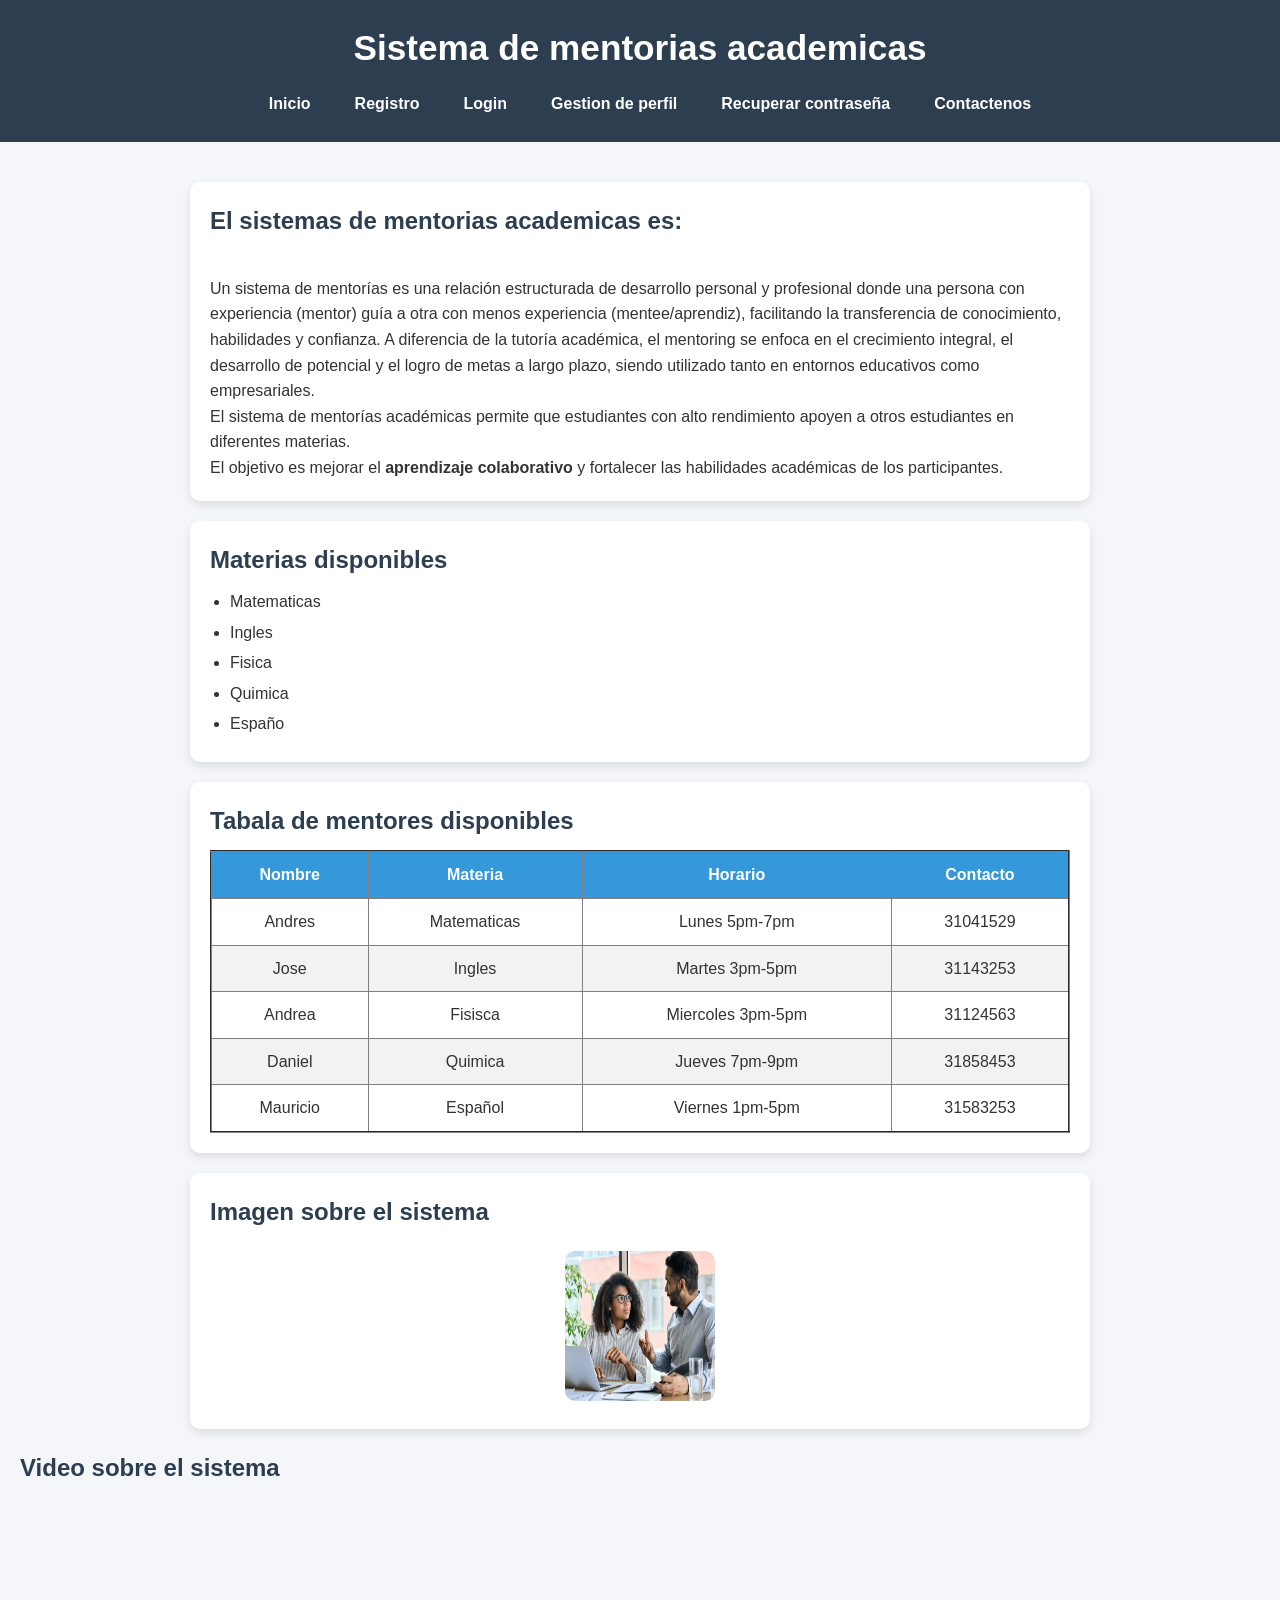
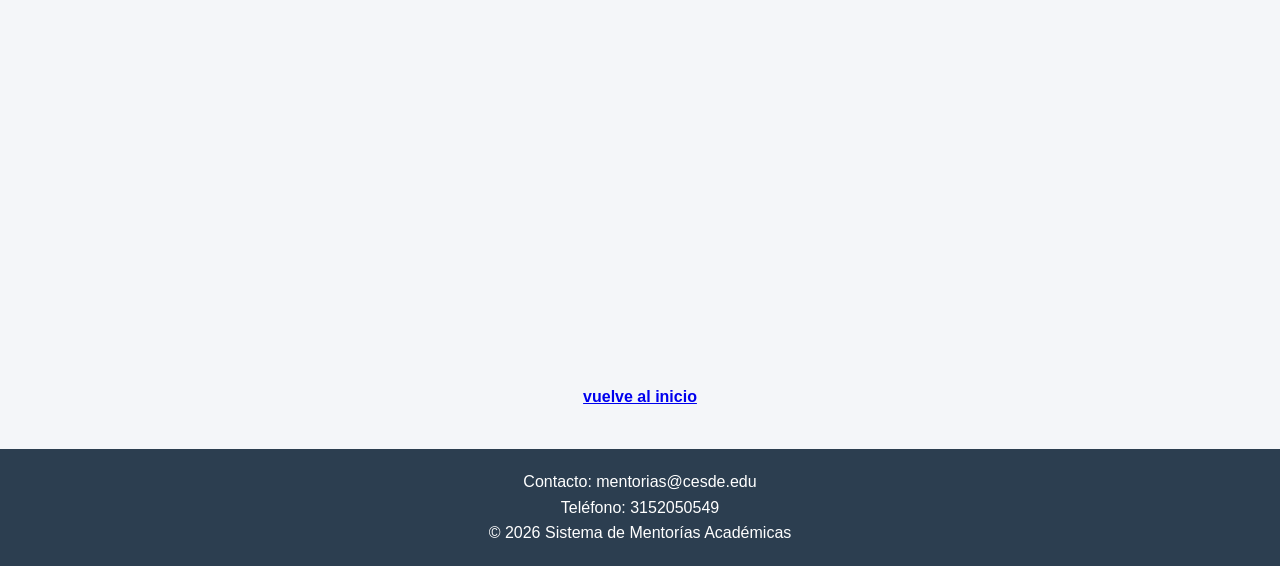
<file: index.html>
<!DOCTYPE html>
<html lang="en">

<head>
    <link rel="stylesheet" href="styles.css">
    <meta charset="UTF-8">
    <meta name="viewport" content="width=device-width, initial-scale=1.0">
    <title>Sistema-de-mentorias-academicas</title>
</head>

<body>
    <header>
        <h1>Sistema de mentorias academicas</h1>

        <nav>
            <ul>
                <li><a href="index.html" target="_blank" id="inicio">Inicio</a></li>
                <li><a href="Registro.html" target="_blank">Registro</a></li>
                <li><a href="login.html" target="_blank">Login</a></li>
                <li><a href="perfil.html" target="_blank">Gestion de perfil</a></li>
                <li><a href="Recuperar.html" target="_blank">Recuperar contraseña</a></li>
                <li><a href="Contacto.html" target="_blank">Contactenos</a></li>
            </ul>
        </nav>
    </header>

    <main>
        <section>
            <article>
                <h2>El sistemas de mentorias academicas es:</h2>
                <br>
                <p>Un sistema de mentorías es una relación estructurada de desarrollo personal y profesional
                    donde una persona con experiencia (mentor) guía a otra con menos experiencia (mentee/aprendiz),
                    facilitando la transferencia de conocimiento, habilidades y confianza. A diferencia de la tutoría académica,
                    el mentoring se enfoca en el crecimiento integral, el desarrollo de potencial
                    y el logro de metas a largo plazo, siendo utilizado tanto en entornos educativos como empresariales.


                </p>


                <p>
                    El sistema de mentorías académicas permite que estudiantes con alto
                    rendimiento apoyen a otros estudiantes en diferentes materias.
                </p>

                <p>
                    El objetivo es mejorar el <strong>aprendizaje colaborativo</strong> y fortalecer
                    las habilidades académicas de los participantes.
                </p>
            </article>
        </section>
        <section>
            <h2>Materias disponibles </h2>
            <ul>
                <li>Matematicas</li>
                <li>Ingles</li>
                <li>Fisica</li>
                <li>Quimica</li>
                <li>Españo</li>
            </ul>
        </section>
        <section>
            <h2>Tabala de mentores disponibles </h2>
            <table border="2">
                <thead>
                    <tr>
                        <th>Nombre</th>
                        <th>Materia</th>
                        <th>Horario</th>
                        <th>Contacto</th>
                    </tr>
                </thead>
                <tbody>
                    <tr>
                        <td>Andres </td>
                        <td>Matematicas</td>
                        <td>Lunes 5pm-7pm</td>
                        <td>31041529</td>
                    </tr>
                    <tr>
                        <td>Jose</td>
                        <td>Ingles</td>
                        <td>Martes 3pm-5pm</td>
                        <td>31143253</td>
                    </tr>
                    <tr>
                        <td>Andrea</td>
                        <td>Fisisca</td>
                        <td>Miercoles 3pm-5pm</td>
                        <td>31124563</td>
                    </tr>
                    <tr>
                        <td>Daniel</td>
                        <td>Quimica</td>
                        <td>Jueves 7pm-9pm</td>
                        <td>31858453</td>
                    </tr>
                    <tr>
                        <td>Mauricio</td>
                        <td>Español</td>
                        <td>Viernes 1pm-5pm</td>
                        <td>31583253</td>
                    </tr>
                    
                         
                    
                </tbody>

            </table>

        </section>
        <section>
            <h2>Imagen sobre el sistema </h2>
            <figure>
                <img src="img/ima-Html/mentorias.png" width="150px " height="150px">
                <br>

            </figure>
        </section>

        </section>
        <h2>Video sobre el sistema</h2>
        <iframe width="400" height="400"
            src="https://www.youtube.com/embed/9c8PvcicrSo?list=PLuK1VC2Fo4LB_Q7FHddGKDP1omORxeFeM"
            title="Cómo vencer la pereza a Estudiar o Trabajar" frameborder="0"
            allow="accelerometer; autoplay; clipboard-write; encrypted-media; gyroscope; picture-in-picture; web-share"
            referrerpolicy="strict-origin-when-cross-origin" allowfullscreen></iframe>
        </section>
        <br><br>

        <a href="#inicio">vuelve al inicio</a>
    </main>
   <footer>
    <p>Contacto: mentorias@cesde.edu</p>
    <p>Teléfono: 3152050549</p>
    <p>© 2026 Sistema de Mentorías Académicas</p>
  </footer>

</body>

</html>
</file>
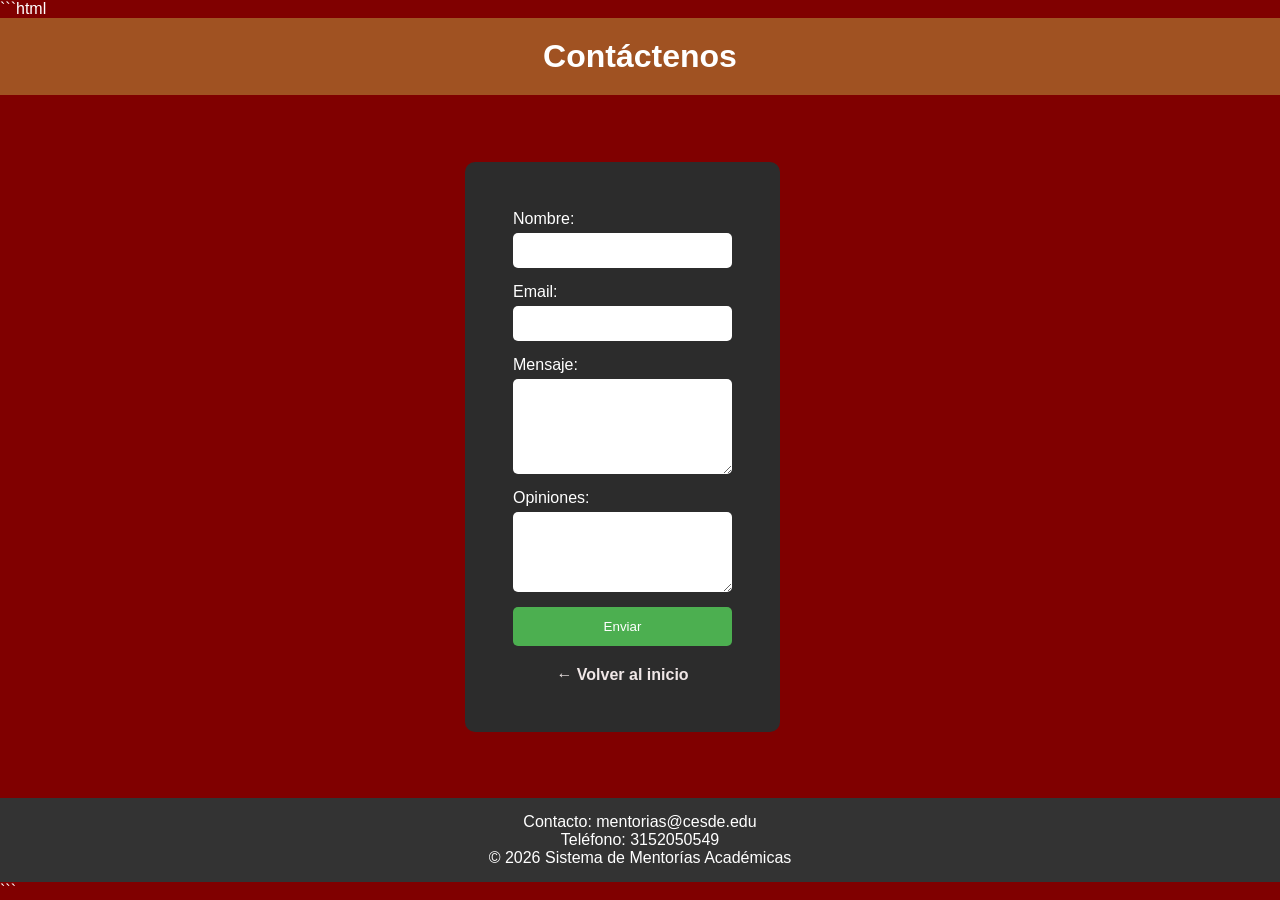
<file: Contacto.html>
```html
<!DOCTYPE html>
<html lang="es">

<head>
    <meta charset="UTF-8">

    <meta name="viewport" content="width=device-width, initial-scale=1.0">

    <title>Contáctenos</title>

    <link rel="stylesheet" href="style-C.css">
</head>

<body>

    <!-- HEADER -->
    <header>
        <h1>Contáctenos</h1>
    </header>

    <!-- MAIN -->
    <main>

        <section class="contenedor-formulario">

            <form>

                <!-- Nombre -->
                <div class="campo">
                    <label for="nombre">Nombre:</label>

                    <input
                        type="text"
                        id="nombre"
                        required>
                </div>

                <!-- Email -->
                <div class="campo">
                    <label for="email">Email:</label>

                    <input
                        type="email"
                        id="email">
                </div>

                <!-- Mensaje -->
                <div class="campo">
                    <label for="mensaje">Mensaje:</label>

                    <textarea
                        id="mensaje"
                        rows="5"></textarea>
                </div>

                <!-- Opiniones -->
                <div class="campo">
                    <label for="opiniones">Opiniones:</label>

                    <textarea
                        id="opiniones"
                        rows="4"></textarea>
                </div>

                <!-- Botón -->
                <button type="submit">
                    Enviar
                </button>

                <!-- Link volver -->
                <div class="volver-contenedor">

                    <a href="index.html" class="volver">
                        ← Volver al inicio
                    </a>

                </div>

            </form>

        </section>

    </main>

    <!-- FOOTER -->
    <footer>

        <p>Contacto: mentorias@cesde.edu</p>

        <p>Teléfono: 3152050549</p>

        <p>© 2026 Sistema de Mentorías Académicas</p>

    </footer>

</body>

</html>
```
</file>
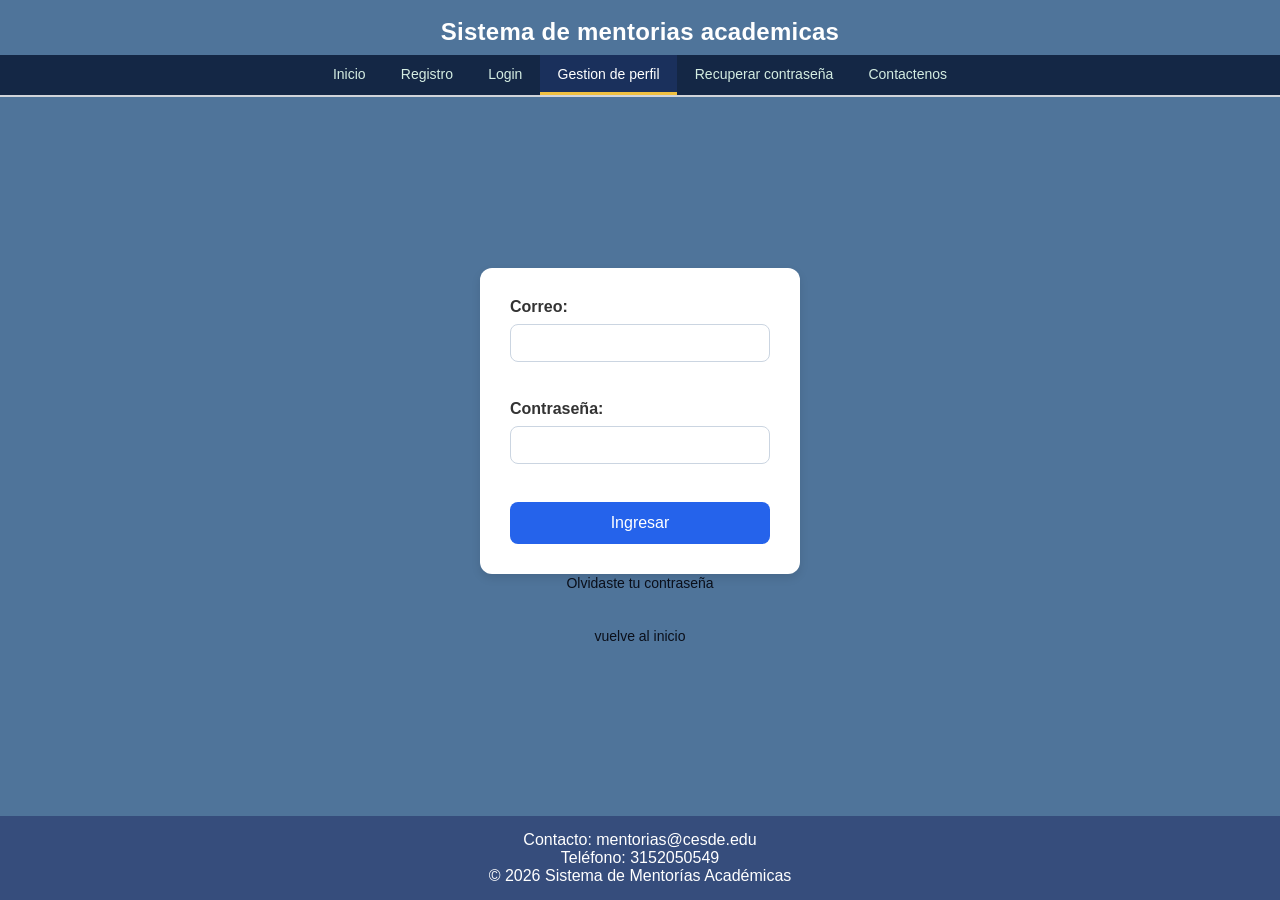
<file: login.html>
<!DOCTYPE html>
<html>

<head>
    <title>Login</title>
    <meta charset="UTF-8">
    <link rel="stylesheet" href="style-L.css">
</head>

<body>

    <header>
       <header>
    <h1>Sistema de mentorias academicas</h1>
    <nav>
      <ul>
        <li><a href="index.html">Inicio</a></li>
        <li><a href="Registro.html">Registro</a></li>
        <li><a href="login.html">Login</a></li>
        <li><a href="perfil.html" class="activo">Gestion de perfil</a></li>
        <li><a href="Recuperar.html">Recuperar contraseña</a></li>
        <li><a href="Contacto.html">Contactenos</a></li>
      </ul>
    </nav>
  </header>
    </header>
    <hr>

    <main>

        <form>

            <label>Correo: </label>
            <input type="email" name="correo" required>

            <br><br>

            <label>Contraseña:</label>
            <input type="password" name="password">

            <br><br>

            <button type="submit">Ingresar</button>

        </form>



        <p><a href="recuperar.html">Olvidaste tu contraseña</a></p>
        <br><br>

        <a href="index.html">vuelve al inicio</a>
    </main>

    <footer>
    <p>Contacto: mentorias@cesde.edu</p>
    <p>Teléfono: 3152050549</p>
    <p>© 2026 Sistema de Mentorías Académicas</p>
  </footer>

</body>

</html>
</file>
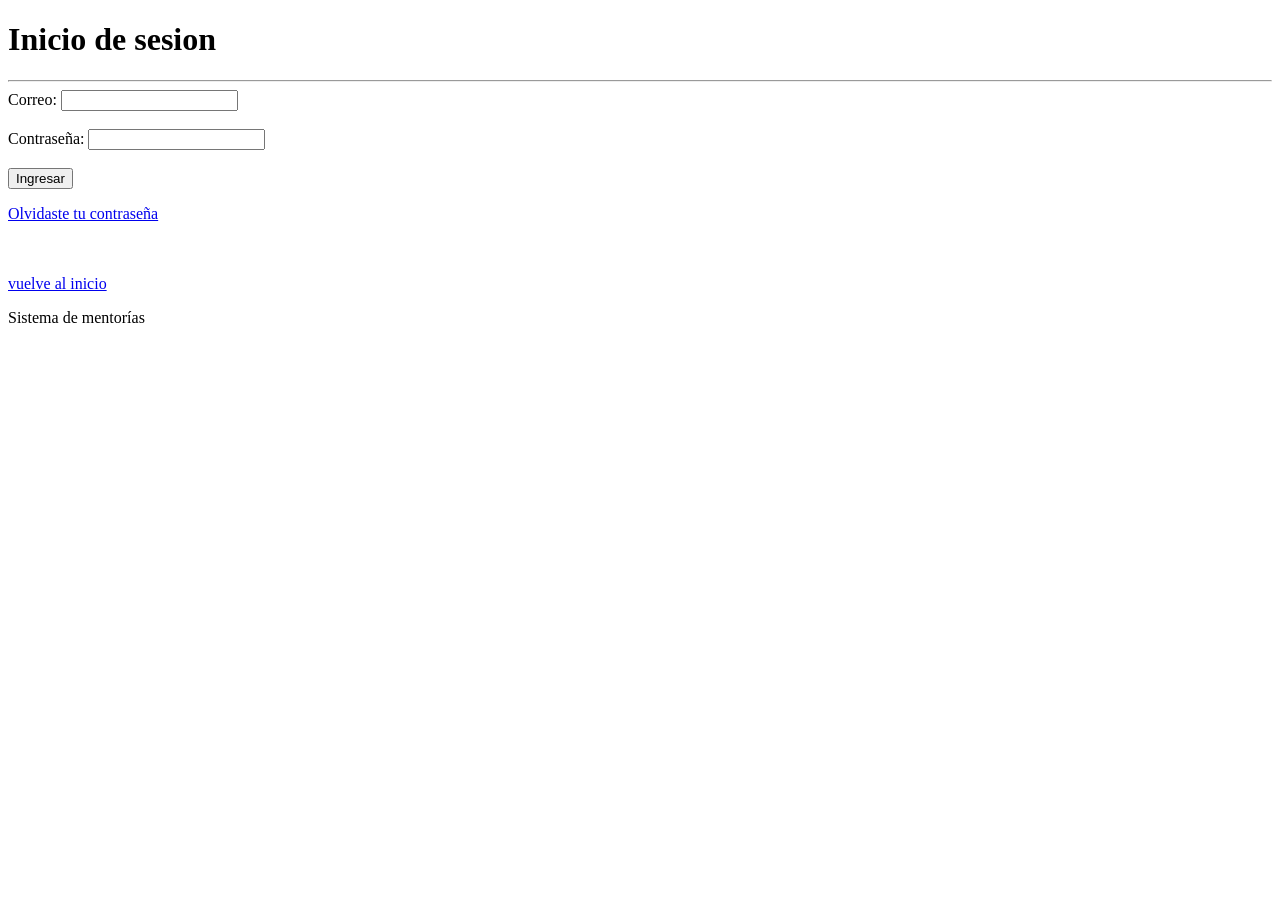
<file: loguin.html>
<!DOCTYPE html>
<html>

<head>
    <title>Login</title>
    <meta charset="UTF-8">
</head>

<body>

    <header>
        <h1>Inicio de sesion</h1>
    </header>
    <hr>

    <main>

        <form>

            <label>Correo: </label>
            <input type="email" name="correo" required>

            <br><br>

            <label>Contraseña:</label>
            <input type="password" name="password">

            <br><br>

            <button type="submit">Ingresar</button>

        </form>



        <p><a href="recuperar.html">Olvidaste tu contraseña</a></p>
        <br><br>

        <a href="index.html">vuelve al inicio</a>
    </main>

    <footer>
        <p>Sistema de mentorías</p>
    </footer>

</body>

</html>
</file>
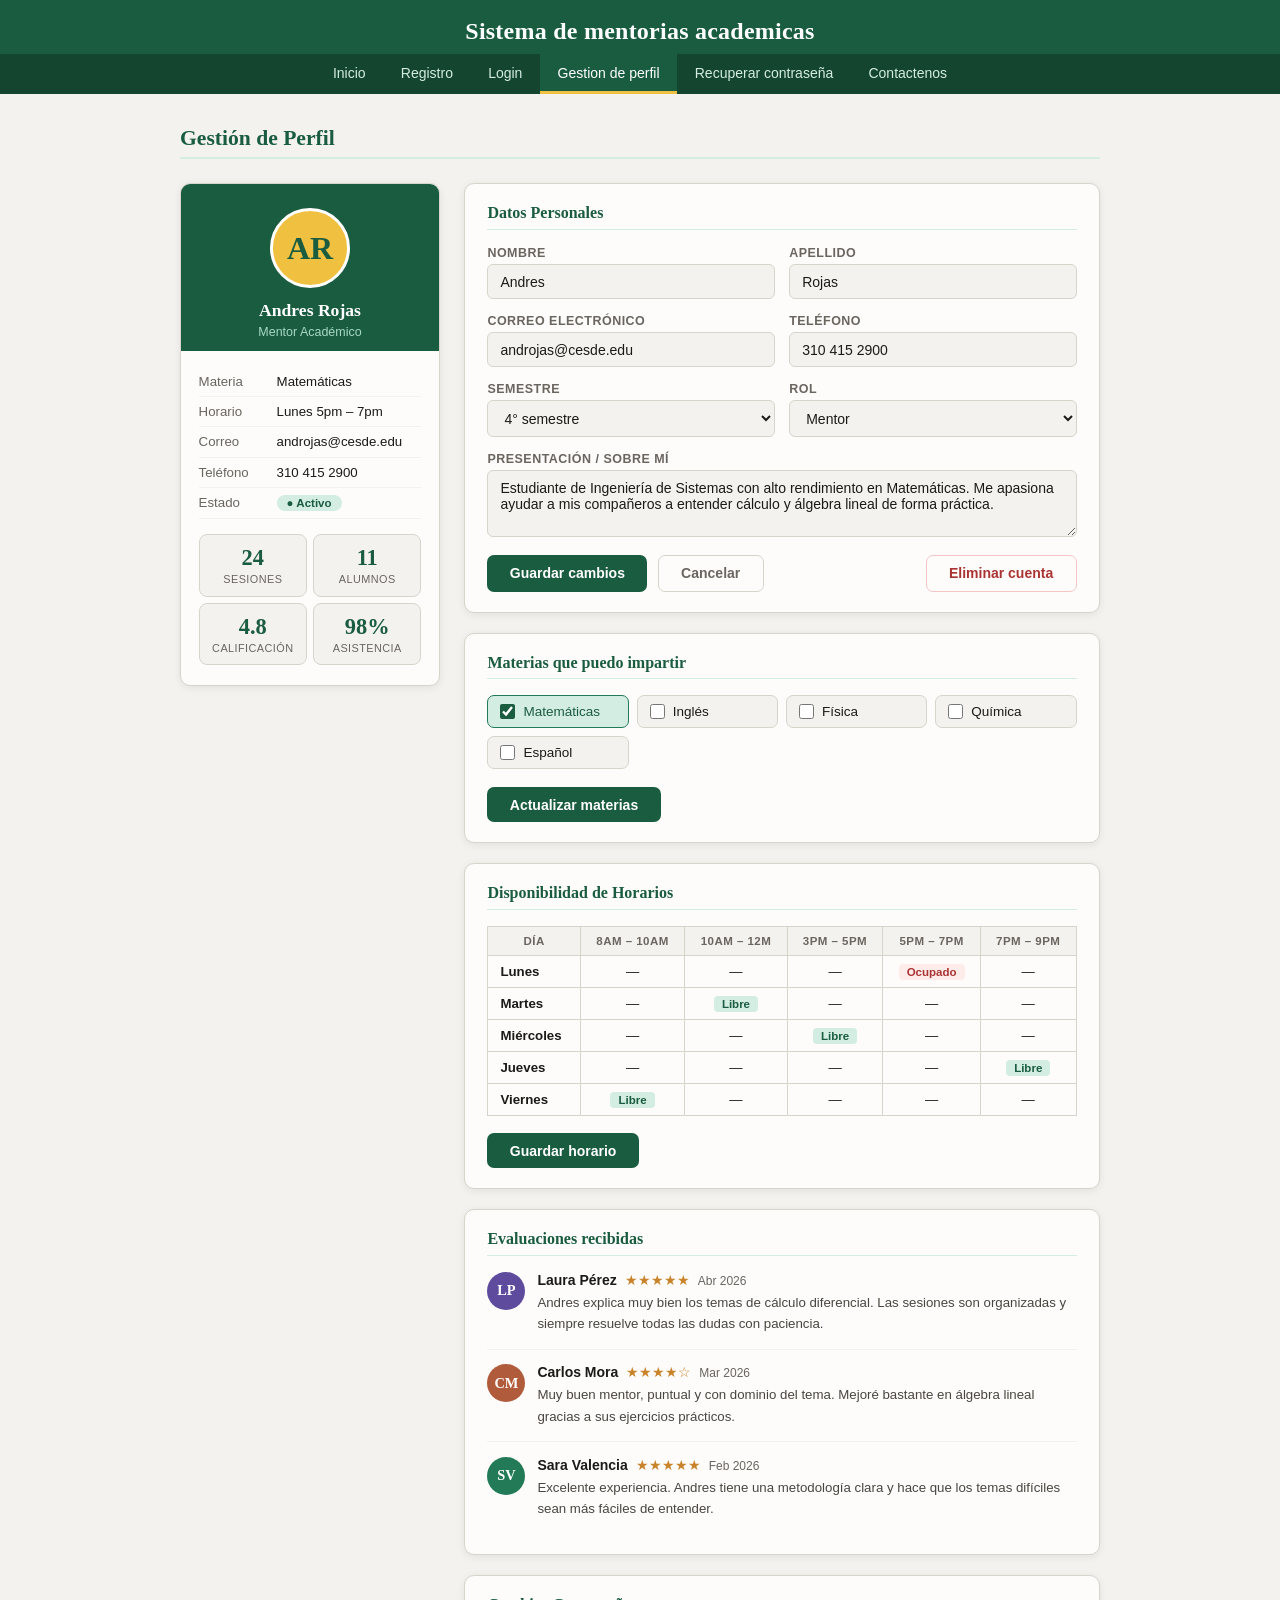
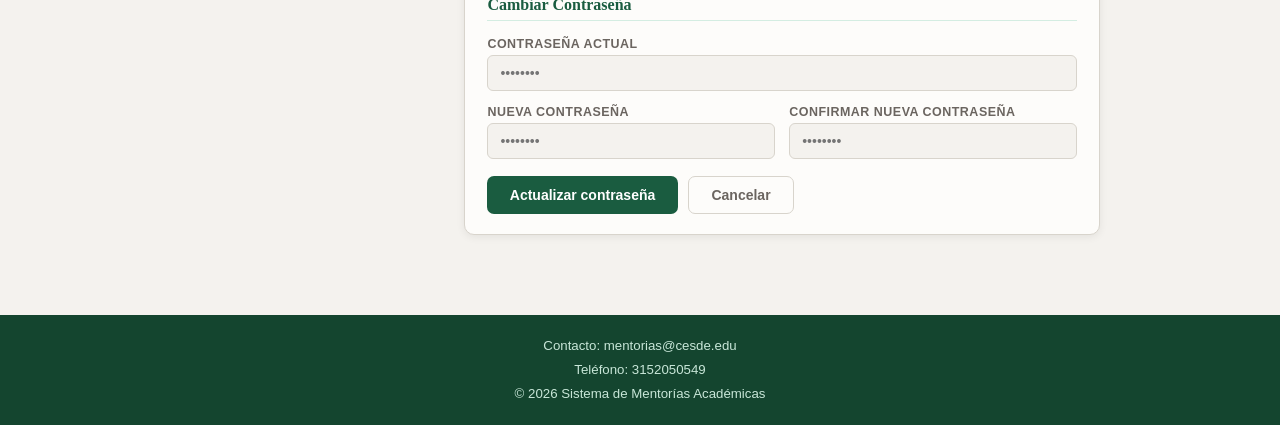
<file: perfil.html>
<!DOCTYPE html>
<html lang="es">

<head>
  <meta charset="UTF-8" />
  <meta name="viewport" content="width=device-width, initial-scale=1.0" />
  <title>Gestión de Perfil — Sistema de Mentorías Académicas</title>
  <link rel="stylesheet" href="style-P.css">
   
</head>

<body>

  <!-- Header idéntico al index -->
  <header>
    <h1>Sistema de mentorias academicas</h1>
    <nav>
      <ul>
        <li><a href="index.html">Inicio</a></li>
        <li><a href="Registro.html">Registro</a></li>
        <li><a href="login.html">Login</a></li>
        <li><a href="perfil.html" class="activo">Gestion de perfil</a></li>
        <li><a href="Recuperar.html">Recuperar contraseña</a></li>
        <li><a href="Contacto.html">Contactenos</a></li>
      </ul>
    </nav>
  </header>

  <main>
    <h2>Gestión de Perfil</h2>

    <div class="perfil-grid">

      <!-- ── Tarjeta lateral ── -->
      <aside>
        <div class="tarjeta-lateral">
          <div class="tarjeta-cabecera">
            <div class="avatar-circulo">AR</div>
            <div class="nombre">Andres Rojas</div>
            <div class="rol">Mentor Académico</div>
          </div>

          <div class="tarjeta-cuerpo">
            <div class="info-item">
              <span class="etiqueta">Materia</span>
              <span class="valor">Matemáticas</span>
            </div>
            <div class="info-item">
              <span class="etiqueta">Horario</span>
              <span class="valor">Lunes 5pm – 7pm</span>
            </div>
            <div class="info-item">
              <span class="etiqueta">Correo</span>
              <span class="valor">androjas@cesde.edu</span>
            </div>
            <div class="info-item">
              <span class="etiqueta">Teléfono</span>
              <span class="valor">310 415 2900</span>
            </div>
            <div class="info-item">
              <span class="etiqueta">Estado</span>
              <span class="estado-badge">&#x25CF; Activo</span>
            </div>

            <div class="stats-mini">
              <div class="stat-box">
                <div class="stat-num">24</div>
                <div class="stat-etq">Sesiones</div>
              </div>
              <div class="stat-box">
                <div class="stat-num">11</div>
                <div class="stat-etq">Alumnos</div>
              </div>
              <div class="stat-box">
                <div class="stat-num">4.8</div>
                <div class="stat-etq">Calificación</div>
              </div>
              <div class="stat-box">
                <div class="stat-num">98%</div>
                <div class="stat-etq">Asistencia</div>
              </div>
            </div>
          </div>
        </div>
      </aside>

      <!-- ── Columna derecha ── -->
      <div class="columna-derecha">

        <!-- Datos personales -->
        <div class="seccion">
          <h3>Datos Personales</h3>
          <div class="form-grupo">
            <div class="campo">
              <label>Nombre</label>
              <input type="text" value="Andres" />
            </div>
            <div class="campo">
              <label>Apellido</label>
              <input type="text" value="Rojas" />
            </div>
            <div class="campo">
              <label>Correo electrónico</label>
              <input type="email" value="androjas@cesde.edu" />
            </div>
            <div class="campo">
              <label>Teléfono</label>
              <input type="tel" value="310 415 2900" />
            </div>
            <div class="campo">
              <label>Semestre</label>
              <select>
                <option>4° semestre</option>
                <option>5° semestre</option>
                <option>6° semestre</option>
                <option>7° semestre</option>
                <option>8° semestre</option>
              </select>
            </div>
            <div class="campo">
              <label>Rol</label>
              <select>
                <option selected>Mentor</option>
                <option>Aprendiz</option>
                <option>Ambos</option>
              </select>
            </div>
            <div class="campo ancho-completo">
              <label>Presentación / Sobre mí</label>
              <textarea rows="3">Estudiante de Ingeniería de Sistemas con alto rendimiento en Matemáticas. Me apasiona ayudar a mis compañeros a entender cálculo y álgebra lineal de forma práctica.</textarea>
            </div>
          </div>
          <div class="botones-fila">
            <button class="btn btn-guardar">Guardar cambios</button>
            <button class="btn btn-cancelar">Cancelar</button>
            <button class="btn btn-peligro">Eliminar cuenta</button>
          </div>
        </div>

        <!-- Materias -->
        <div class="seccion">
          <h3>Materias que puedo impartir</h3>
          <div class="materias-grid">
            <label class="materia-opcion">
              <input type="checkbox" checked /> Matemáticas
            </label>
            <label class="materia-opcion">
              <input type="checkbox" /> Inglés
            </label>
            <label class="materia-opcion">
              <input type="checkbox" /> Física
            </label>
            <label class="materia-opcion">
              <input type="checkbox" /> Química
            </label>
            <label class="materia-opcion">
              <input type="checkbox" /> Español
            </label>
          </div>
          <div class="botones-fila">
            <button class="btn btn-guardar">Actualizar materias</button>
          </div>
        </div>

        <!-- Horarios -->
        <div class="seccion">
          <h3>Disponibilidad de Horarios</h3>
          <table class="horarios-tabla">
            <thead>
              <tr>
                <th>Día</th>
                <th>8am – 10am</th>
                <th>10am – 12m</th>
                <th>3pm – 5pm</th>
                <th>5pm – 7pm</th>
                <th>7pm – 9pm</th>
              </tr>
            </thead>
            <tbody>
              <tr>
                <td>Lunes</td>
                <td>—</td>
                <td>—</td>
                <td>—</td>
                <td><span class="slot-ocupado">Ocupado</span></td>
                <td>—</td>
              </tr>
              <tr>
                <td>Martes</td>
                <td>—</td>
                <td><span class="slot-libre">Libre</span></td>
                <td>—</td>
                <td>—</td>
                <td>—</td>
              </tr>
              <tr>
                <td>Miércoles</td>
                <td>—</td>
                <td>—</td>
                <td><span class="slot-libre">Libre</span></td>
                <td>—</td>
                <td>—</td>
              </tr>
              <tr>
                <td>Jueves</td>
                <td>—</td>
                <td>—</td>
                <td>—</td>
                <td>—</td>
                <td><span class="slot-libre">Libre</span></td>
              </tr>
              <tr>
                <td>Viernes</td>
                <td><span class="slot-libre">Libre</span></td>
                <td>—</td>
                <td>—</td>
                <td>—</td>
                <td>—</td>
              </tr>
            </tbody>
          </table>
          <div class="botones-fila">
            <button class="btn btn-guardar">Guardar horario</button>
          </div>
        </div>

        <!-- Evaluaciones -->
        <div class="seccion">
          <h3>Evaluaciones recibidas</h3>
          <div class="resenas-lista">
            <div class="resena">
              <div class="resena-avatar ra1">LP</div>
              <div class="resena-cuerpo">
                <div class="resena-cabeza">
                  <span class="resena-nombre">Laura Pérez</span>
                  <span class="estrellas">★★★★★</span>
                  <span class="resena-fecha">Abr 2026</span>
                </div>
                <div class="resena-texto">Andres explica muy bien los temas de cálculo diferencial. Las sesiones son organizadas y siempre resuelve todas las dudas con paciencia.</div>
              </div>
            </div>
            <div class="resena">
              <div class="resena-avatar ra2">CM</div>
              <div class="resena-cuerpo">
                <div class="resena-cabeza">
                  <span class="resena-nombre">Carlos Mora</span>
                  <span class="estrellas">★★★★☆</span>
                  <span class="resena-fecha">Mar 2026</span>
                </div>
                <div class="resena-texto">Muy buen mentor, puntual y con dominio del tema. Mejoré bastante en álgebra lineal gracias a sus ejercicios prácticos.</div>
              </div>
            </div>
            <div class="resena">
              <div class="resena-avatar ra3">SV</div>
              <div class="resena-cuerpo">
                <div class="resena-cabeza">
                  <span class="resena-nombre">Sara Valencia</span>
                  <span class="estrellas">★★★★★</span>
                  <span class="resena-fecha">Feb 2026</span>
                </div>
                <div class="resena-texto">Excelente experiencia. Andres tiene una metodología clara y hace que los temas difíciles sean más fáciles de entender.</div>
              </div>
            </div>
          </div>
        </div>

        <!-- Cambiar contraseña -->
        <div class="seccion">
          <h3>Cambiar Contraseña</h3>
          <div class="form-grupo">
            <div class="campo ancho-completo">
              <label>Contraseña actual</label>
              <input type="password" placeholder="••••••••" />
            </div>
            <div class="campo">
              <label>Nueva contraseña</label>
              <input type="password" placeholder="••••••••" />
            </div>
            <div class="campo">
              <label>Confirmar nueva contraseña</label>
              <input type="password" placeholder="••••••••" />
            </div>
          </div>
          <div class="botones-fila">
            <button class="btn btn-guardar">Actualizar contraseña</button>
            <button class="btn btn-cancelar">Cancelar</button>
          </div>
        </div>

      </div><!-- fin columna-derecha -->
    </div><!-- fin perfil-grid -->
  </main>

  <!-- Footer idéntico al index -->
  <footer>
    <p>Contacto: mentorias@cesde.edu</p>
    <p>Teléfono: 3152050549</p>
    <p>© 2026 Sistema de Mentorías Académicas</p>
  </footer>

</body>
</html>
</file>
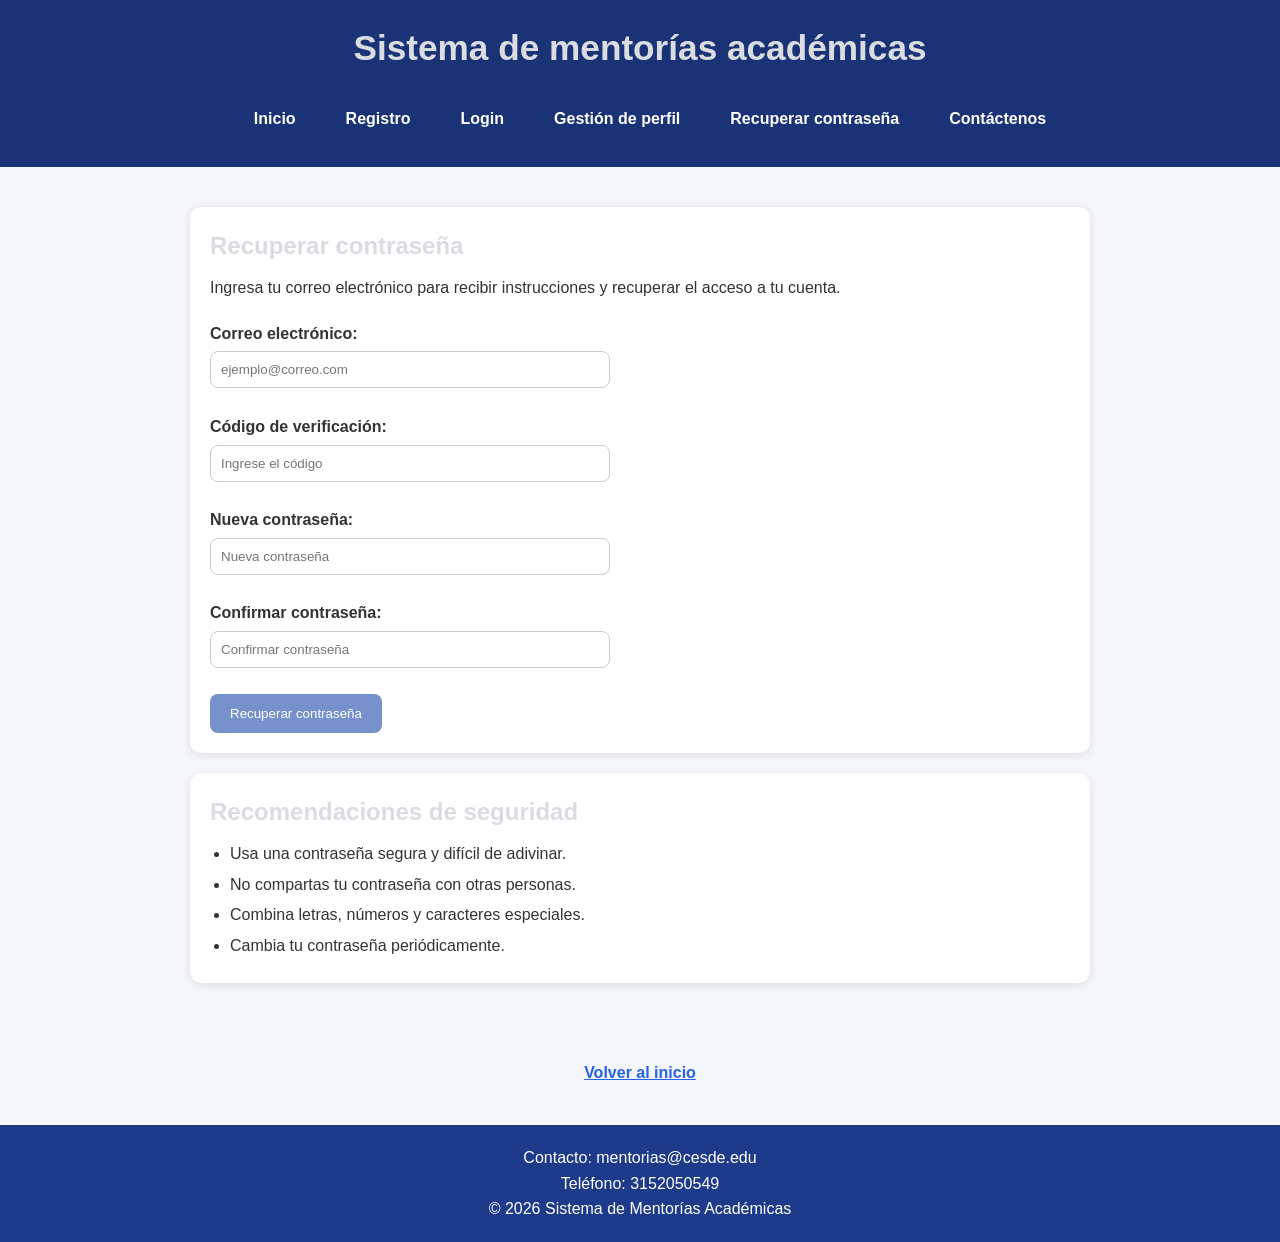
<file: Recuperar.html>
<!DOCTYPE html>
<html lang="es">

<head>
    <link rel="stylesheet" href="styles.css">
    <meta charset="UTF-8">
    <meta name="viewport" content="width=device-width, initial-scale=1.0">
    <title>Recuperar Contraseña</title>
    <link rel="stylesheet" href="style-Re.css">

</head>

<body>

    <header>
        <h1>Sistema de mentorías académicas</h1>

        <nav>
            <ul>
                <li><a href="index.html" target="_blank" id="inicio">Inicio</a></li>
                <li><a href="Registro.html" target="_blank">Registro</a></li>
                <li><a href="login.html" target="_blank">Login</a></li>
                <li><a href="perfil.html" target="_blank">Gestión de perfil</a></li>
                <li><a href="Recuperar.html" target="_blank">Recuperar contraseña</a></li>
                <li><a href="Contacto.html" target="_blank">Contáctenos</a></li>
            </ul>
        </nav>
    </header>

    <main>

        <section>
            <article>
                <h2>Recuperar contraseña</h2>

                <p>
                    Ingresa tu correo electrónico para recibir instrucciones
                    y recuperar el acceso a tu cuenta.
                </p>

                <form action="#" method="post">

                    <label for="correo">Correo electrónico:</label>
                    <br>
                    <input type="email" id="correo" name="correo"
                        placeholder="ejemplo@correo.com" required>
                    <br><br>

                    <label for="codigo">Código de verificación:</label>
                    <br>
                    <input type="text" id="codigo" name="codigo"
                        placeholder="Ingrese el código">
                    <br><br>

                    <label for="nueva">Nueva contraseña:</label>
                    <br>
                    <input type="password" id="nueva" name="nueva"
                        placeholder="Nueva contraseña" required>
                    <br><br>

                    <label for="confirmar">Confirmar contraseña:</label>
                    <br>
                    <input type="password" id="confirmar" name="confirmar"
                        placeholder="Confirmar contraseña" required>
                    <br><br>

                    <button type="submit">Recuperar contraseña</button>

                </form>
            </article>
        </section>

        <section>
            <h2>Recomendaciones de seguridad</h2>

            <ul>
                <li>Usa una contraseña segura y difícil de adivinar.</li>
                <li>No compartas tu contraseña con otras personas.</li>
                <li>Combina letras, números y caracteres especiales.</li>
                <li>Cambia tu contraseña periódicamente.</li>
            </ul>
        </section>

        

        <br><br>

        <a href="#inicio">Volver al inicio</a>

    </main>

    <footer>
    <p>Contacto: mentorias@cesde.edu</p>
    <p>Teléfono: 3152050549</p>
    <p>© 2026 Sistema de Mentorías Académicas</p>
  </footer>

</body>

</html>
</file>
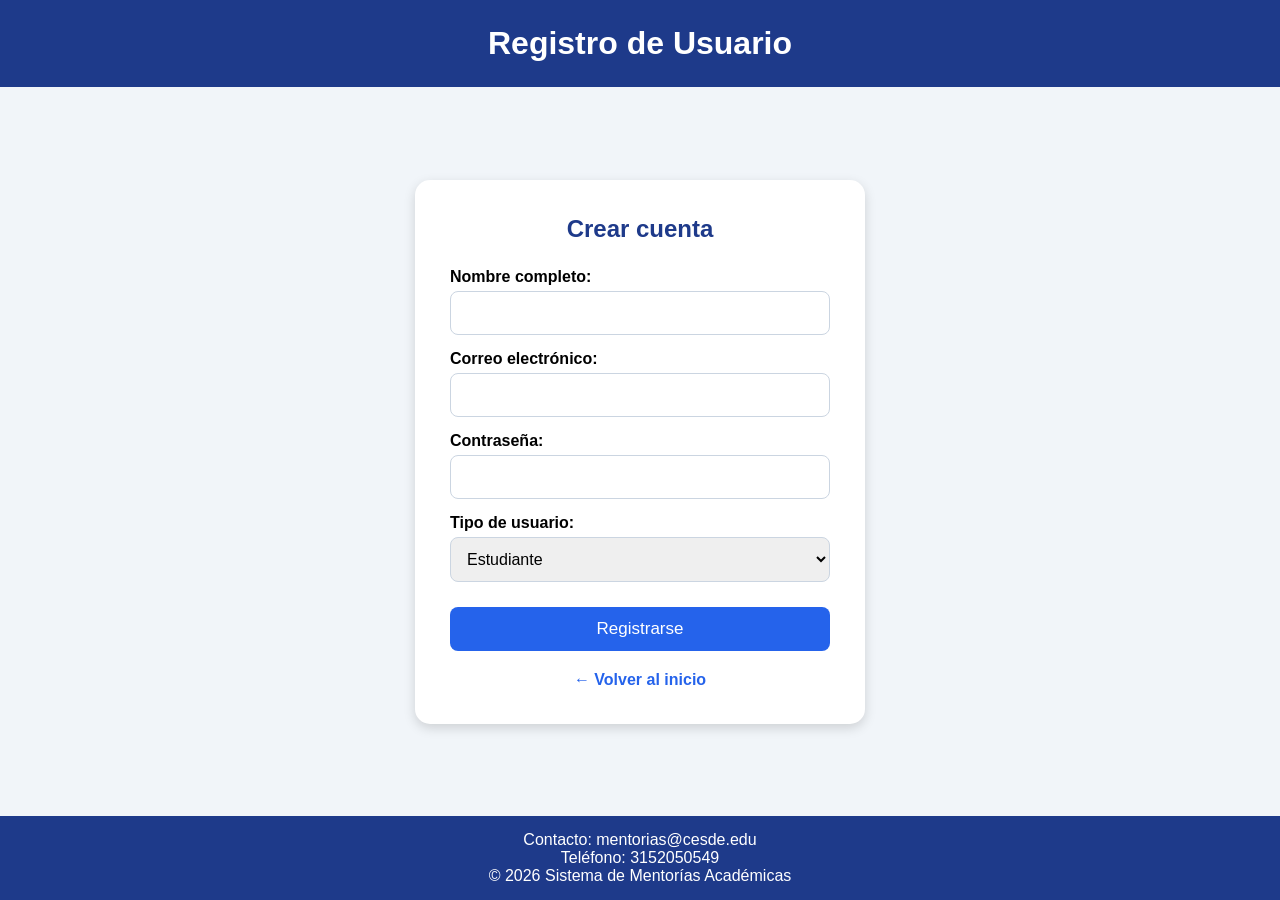
<file: Registro.html>
<!DOCTYPE html>
<html lang="es">

<head>
    <meta charset="UTF-8">
    <meta name="viewport" content="width=device-width, initial-scale=1.0">
    <title>Registro</title>

    <link rel="stylesheet" href="style-R.css">
</head>

<body>

    <header>
        <h1>Registro de Usuario</h1>
    </header>

    <main class="contenedor">

        <form class="formulario">

            <h2>Crear cuenta</h2>

            <label for="nombre">Nombre completo:</label>
            <input type="text" id="nombre" name="nombre" required>

            <label for="correo">Correo electrónico:</label>
            <input type="email" id="correo" name="correo" required>

            <label for="password">Contraseña:</label>
            <input type="password" id="password" name="password" required>

            <label for="tipo">Tipo de usuario:</label>

            <select id="tipo">
                <option>Estudiante</option>
                <option>Mentor</option>
            </select>

            <button type="submit">Registrarse</button>

            <a href="index.html" class="volver">
                ← Volver al inicio
            </a>

        </form>

    </main>

  <footer>
    <p>Contacto: mentorias@cesde.edu</p>
    <p>Teléfono: 3152050549</p>
    <p>© 2026 Sistema de Mentorías Académicas</p>
  </footer>

</body>

</html>
</file>
<file: styles.css>
/* RESET */
* {
    margin: 0;
    padding: 0;
    box-sizing: border-box;
}

/* BODY */
body {
    font-family: 'Segoe UI', sans-serif;
    background: #f4f6f9;
    color: #333;
    line-height: 1.6;
}

/* HEADER */
header {
    background: #2c3e50;
    background: #2c3e50;
    color: white;
    padding: 20px;
    text-align: center;
}

/* NAV */
nav ul {
    list-style: none;
    display: flex;
    justify-content: center;
    gap: 20px;
    margin-top: 10px;
}

nav a {
    color: white;
    text-decoration: none;
    font-weight: bold;
    padding: 8px 12px;
    transition: 0.3s;
}

nav a:hover {
    background: #3498db;
    border-radius: 5px;
}

/* MAIN */
main {
    padding: 20px;
}

/* SECCIONES */
section {
    background: white;
    margin: 20px auto;
    padding: 20px;
    border-radius: 10px;
    max-width: 900px;
    box-shadow: 0 4px 10px rgba(0,0,0,0.1);
}

/* TITULOS */
h1 {
    font-size: 2.2rem;
}

h2 {
    margin-bottom: 10px;
    color: #2c3e50;
}

/* LISTAS */
ul {
    margin-left: 20px;
}

li {
    margin: 5px 0;
}

/* TABLA */
table {
    width: 100%;
    border-collapse: collapse;
    margin-top: 10px;
}

th {
    background: #3498db;
    color: white;
    padding: 10px;
}

td {
    padding: 10px;
    text-align: center;
}

tr:nth-child(even) {
    background: #f2f2f2;
}

/* IMAGEN */
figure {
    text-align: center;
}

img {
    border-radius: 10px;
    margin-top: 10px;
    max-width: 100%;
}

/* VIDEO */
iframe {
    display: block;
    margin: 20px auto;
    border-radius: 10px;
}

/* LINK FINAL */
a[href="#inicio"] {
    display: block;
    text-align: center;
    margin-top: 5px;
    font-weight: bold;
}

/* FOOTER */
footer {
    background: #2c3e50;
    color: white;
    text-align: center;
    padding: 20px;
    margin-top: 20px;
}

footer img {
    margin: 10px;
}

/* =========================
   DISEÑO RESPONSIVE
========================= */

/* Tablets */
@media screen and (max-width: 768px) {

    nav ul li {
        display: block;
        margin: 10px 0;
    }

    input {
        width: 90%;
    }

    button {
        width: 95%;
    }

    iframe {
        width: 100%;
        height: 300px;
    }

    table {
        width: 100%;
        font-size: 14px;
    }

    img {
        max-width: 100%;
        height: auto;
    }
}

/* Celulares */
@media screen and (max-width: 480px) {

    header {
        padding: 15px;
    }

    h1 {
        font-size: 22px;
    }

    h2 {
        font-size: 18px;
    }

    section {
        padding: 15px;
    }

    nav ul li a {
        display: block;
        width: 100%;
        text-align: center;
    }

    table {
        display: block;
        overflow-x: auto;
    }

    footer img {
        width: 120px;
        height: auto;
    }
}
</file>
<file: style-C.css>
/* RESET */
* {
    margin: 0;
    padding: 0;
    box-sizing: border-box;
}

/* Página completa */
body {
    min-height: 100vh;
    display: flex;
    flex-direction: column;
    font-family: Arial, sans-serif;
    background-color: #800000;
    color: white;
}

/* Encabezado */
header {
    text-align: center;
    padding: 20px;
    background-color: #A05222;
}

/* Contenido principal */
main {
    flex: 1;
    display: flex;
    justify-content: center;
    align-items: center;
    padding: 20px;
}

/* Formulario */
form {
    background-color: #2c2c2c;
    padding: clamp(1.5rem, 5vw, 3rem);
    border-radius: 10px;
    width: 90%;
    max-width: 350px;
}

/* Inputs y textarea */
input,
textarea {
    width: 100%;
    padding: 10px;
    margin-top: 5px;
    border: none;
    border-radius: 5px;
    margin-bottom: 15px;
}

/* Botón */
button {
    width: 100%;
    padding: 12px;
    background-color: #4caf50;
    color: white;
    border: none;
    border-radius: 5px;
    cursor: pointer;
    transition: background-color 0.3s;
}

/* Hover */
button:hover {
    background-color: #45a049;
}

/* Link */
a {
    display: block;
    text-align: center;
    margin-top: 20px;
    color: rgb(240, 231, 231);
    text-decoration: none;
    font-weight: bold;
}

/* Footer */
footer {
    text-align: center;
    padding: 15px;
    background-color: #333;
}

/* Responsive */
@media (max-width: 480px) {

    header h1 {
        font-size: 1.5rem;
    }

    form {
        padding: 20px;
    }
}
</file>
<file: style-L.css>
/* Reset básico */
* {
    margin: 0;
    padding: 0;
    box-sizing: border-box;
}

/* Fondo general */
body {
    font-family: Arial, sans-serif;
    background: #4f749a;
    color: #333;
    display: flex;
    flex-direction: column;
    min-height: 100vh;
}

/* Encabezado */
/* ── Header / Nav (igual al index) ── */
    header {
      background: var(--verde);
      color: #fff;
      padding: 0;
    }

    header h1 {
      font-size: 1.5rem;
      font-weight: bold;
      letter-spacing: 0.01em;
      padding: 1.1rem 2rem 0.6rem;
      text-align: center;
    }

    nav {
      background: #142745;
    }

    nav ul {
      list-style: none;
      display: flex;
      flex-wrap: wrap;
      justify-content: center;
      gap: 0;
      margin: 0;
      padding: 0;
    }

    nav ul li a {
      display: block;
      color: #d4ede2;
      text-decoration: none;
      font-family: Arial, sans-serif;
      font-size: 0.875rem;
      padding: 0.65rem 1.1rem;
      transition: background 0.15s, color 0.15s;
      border-bottom: 3px solid transparent;
    }

    nav ul li a:hover {
      background: #3498db;
      color: #fff;
    }

    nav ul li a.activo {
      background: #1a305c;
      color: #fff;
      border-bottom: 3px solid #f0c040;
    }

    /* ── Main ── */
    main {
      flex: 1;
      max-width: 960px;
      width: 100%;
      margin: 2rem auto;
      padding: 0 1.25rem 3rem;
    }

    main > h2 {
      font-size: 1.35rem;
      color: var(--verde);
      border-bottom: 2px solid var(--verde-l);
      padding-bottom: 0.4rem;
      margin-bottom: 1.5rem;
    }

    /* ── Perfil layout ── */
    .perfil-grid {
      display: grid;
      grid-template-columns: 260px 1fr;
      gap: 1.5rem;
      align-items: start;
    }

hr {
    border: none;
    height: 2px;
    background: #d1d5db;
}

/* Contenido principal */
main {
    flex: 1;
    display: flex;
    flex-direction: column;
    align-items: center;
    justify-content: center;
    padding: 30px;
}

/* Formulario */
form {
    background: white;
    padding: 30px;
    border-radius: 12px;
    box-shadow: 0 4px 10px rgba(0,0,0,0.1);
    width: 320px;
}

/* Labels */
label {
    display: block;
    margin-bottom: 8px;
    font-weight: bold;
}

/* Inputs */
input {
    width: 100%;
    padding: 10px;
    border: 1px solid #cbd5e1;
    border-radius: 8px;
    margin-bottom: 20px;
    font-size: 14px;
}

input:focus {
    outline: none;
    border-color: #2563eb;
    box-shadow: 0 0 5px rgba(65, 82, 119, 0.5);
}

/* Botón */
button {
    width: 100%;
    padding: 12px;
    background: #2563eb;
    color: white;
    border: none;
    border-radius: 8px;
    font-size: 16px;
    cursor: pointer;
}

button:hover {
    background: #50608c;
}

/* Links */
a {
    color: #0a0f1a;
    text-decoration: none;
    font-size: 14px;
}

a:hover {
    text-decoration: underline;
}

/* Footer */
footer {
    background: #364d7c;
    color: white;
    text-align: center;
    padding: 15px;
}
</file>
<file: style-P.css>
/* ── Reset & Base ── */
    *, *::before, *::after { box-sizing: border-box; margin: 0; padding: 0; }

    :root {
      --verde:      #1a5c40;
      --verde-m:    #237a56;
      --verde-l:    #d4ede2;
      --amarillo:   #b8860b;
      --amarillo-l: #fdf6e3;
      --gris-bg:    #f4f2ee;
      --gris-borde: #d8d4cc;
      --texto:      #1c1a17;
      --muted:      #6b6560;
      --blanco:     #fdfcfa;
      --sombra:     0 2px 8px rgba(0,0,0,0.07);
    }

    body {
      font-family: Georgia, 'Times New Roman', serif;
      background: var(--gris-bg);
      color: var(--texto);
      min-height: 100vh;
      display: flex;
      flex-direction: column;
    }

    /* ── Header / Nav (igual al index) ── */
    header {
      background: var(--verde);
      color: #fff;
      padding: 0;
    }

    header h1 {
      font-size: 1.5rem;
      font-weight: bold;
      letter-spacing: 0.01em;
      padding: 1.1rem 2rem 0.6rem;
      text-align: center;
    }

    nav {
      background: #14452f;
    }

    nav ul {
      list-style: none;
      display: flex;
      flex-wrap: wrap;
      justify-content: center;
      gap: 0;
      margin: 0;
      padding: 0;
    }

    nav ul li a {
      display: block;
      color: #d4ede2;
      text-decoration: none;
      font-family: Arial, sans-serif;
      font-size: 0.875rem;
      padding: 0.65rem 1.1rem;
      transition: background 0.15s, color 0.15s;
      border-bottom: 3px solid transparent;
    }

    nav ul li a:hover {
      background: #1a5c40;
      color: #fff;
    }

    nav ul li a.activo {
      background: #1a5c40;
      color: #fff;
      border-bottom: 3px solid #f0c040;
    }

    /* ── Main ── */
    main {
      flex: 1;
      max-width: 960px;
      width: 100%;
      margin: 2rem auto;
      padding: 0 1.25rem 3rem;
    }

    main > h2 {
      font-size: 1.35rem;
      color: var(--verde);
      border-bottom: 2px solid var(--verde-l);
      padding-bottom: 0.4rem;
      margin-bottom: 1.5rem;
    }

    /* ── Perfil layout ── */
    .perfil-grid {
      display: grid;
      grid-template-columns: 260px 1fr;
      gap: 1.5rem;
      align-items: start;
    }

    /* ── Tarjeta lateral ── */
    .tarjeta-lateral {
      background: var(--blanco);
      border: 1px solid var(--gris-borde);
      border-radius: 10px;
      overflow: hidden;
      box-shadow: var(--sombra);
    }

    .tarjeta-cabecera {
      background: var(--verde);
      padding: 1.5rem 1rem 0.75rem;
      text-align: center;
    }

    .avatar-circulo {
      width: 80px; height: 80px;
      border-radius: 50%;
      background: #f0c040;
      color: var(--verde);
      display: flex; align-items: center; justify-content: center;
      font-size: 2rem;
      font-weight: bold;
      font-family: Georgia, serif;
      margin: 0 auto 0.75rem;
      border: 3px solid #fff;
    }

    .tarjeta-cabecera .nombre {
      font-size: 1.1rem;
      font-weight: bold;
      color: #fff;
    }

    .tarjeta-cabecera .rol {
      font-family: Arial, sans-serif;
      font-size: 0.78rem;
      color: #a8d8c4;
      margin-top: 0.2rem;
    }

    .tarjeta-cuerpo {
      padding: 1rem 1.1rem 1.2rem;
    }

    .info-item {
      display: flex;
      align-items: flex-start;
      gap: 8px;
      padding: 0.45rem 0;
      border-bottom: 1px solid var(--gris-bg);
      font-family: Arial, sans-serif;
      font-size: 0.83rem;
    }

    .info-item:last-child { border-bottom: none; }

    .info-item .etiqueta {
      color: var(--muted);
      min-width: 70px;
      flex-shrink: 0;
    }

    .info-item .valor {
      color: var(--texto);
      font-weight: 500;
    }

    .estado-badge {
      display: inline-block;
      background: var(--verde-l);
      color: var(--verde);
      font-size: 0.72rem;
      font-weight: bold;
      padding: 2px 10px;
      border-radius: 99px;
      font-family: Arial, sans-serif;
    }

    /* Estadísticas pequeñas */
    .stats-mini {
      display: grid;
      grid-template-columns: 1fr 1fr;
      gap: 6px;
      margin-top: 0.9rem;
    }

    .stat-box {
      background: var(--gris-bg);
      border: 1px solid var(--gris-borde);
      border-radius: 8px;
      padding: 0.65rem 0.5rem;
      text-align: center;
    }

    .stat-num {
      font-size: 1.4rem;
      font-weight: bold;
      color: var(--verde);
      font-family: Georgia, serif;
    }

    .stat-etq {
      font-family: Arial, sans-serif;
      font-size: 0.68rem;
      color: var(--muted);
      text-transform: uppercase;
      letter-spacing: 0.04em;
      margin-top: 2px;
    }

    /* ── Columna derecha ── */
    .columna-derecha {
      display: flex;
      flex-direction: column;
      gap: 1.25rem;
    }

    /* ── Secciones genéricas ── */
    .seccion {
      background: var(--blanco);
      border: 1px solid var(--gris-borde);
      border-radius: 10px;
      padding: 1.25rem 1.4rem;
      box-shadow: var(--sombra);
    }

    .seccion h3 {
      font-size: 1rem;
      color: var(--verde);
      margin-bottom: 1rem;
      padding-bottom: 0.4rem;
      border-bottom: 1px solid var(--verde-l);
      font-family: Georgia, serif;
    }

    /* ── Formulario de edición ── */
    .form-grupo {
      display: grid;
      grid-template-columns: 1fr 1fr;
      gap: 0.9rem;
    }

    .campo {
      display: flex;
      flex-direction: column;
      gap: 4px;
    }

    .campo.ancho-completo {
      grid-column: 1 / -1;
    }

    .campo label {
      font-family: Arial, sans-serif;
      font-size: 0.78rem;
      font-weight: bold;
      color: var(--muted);
      text-transform: uppercase;
      letter-spacing: 0.04em;
    }

    .campo input,
    .campo select,
    .campo textarea {
      font-family: Arial, sans-serif;
      font-size: 0.875rem;
      color: var(--texto);
      background: var(--gris-bg);
      border: 1px solid var(--gris-borde);
      border-radius: 6px;
      padding: 0.55rem 0.75rem;
      width: 100%;
      transition: border-color 0.15s, background 0.15s;
      resize: vertical;
    }

    .campo input:focus,
    .campo select:focus,
    .campo textarea:focus {
      outline: none;
      border-color: var(--verde-m);
      background: #fff;
    }

    /* ── Materias (checkboxes) ── */
    .materias-grid {
      display: grid;
      grid-template-columns: repeat(auto-fill, minmax(130px, 1fr));
      gap: 0.5rem;
    }

    .materia-opcion {
      display: flex;
      align-items: center;
      gap: 8px;
      background: var(--gris-bg);
      border: 1px solid var(--gris-borde);
      border-radius: 7px;
      padding: 0.5rem 0.75rem;
      cursor: pointer;
      font-family: Arial, sans-serif;
      font-size: 0.845rem;
      transition: border-color 0.15s, background 0.15s;
    }

    .materia-opcion input[type="checkbox"] {
      accent-color: var(--verde);
      width: 15px; height: 15px;
      cursor: pointer;
    }

    .materia-opcion:has(input:checked) {
      background: var(--verde-l);
      border-color: var(--verde-m);
      color: var(--verde);
      font-weight: 500;
    }

    /* ── Horarios ── */
    .horarios-tabla {
      width: 100%;
      border-collapse: collapse;
      font-family: Arial, sans-serif;
      font-size: 0.83rem;
    }

    .horarios-tabla th {
      background: var(--gris-bg);
      color: var(--muted);
      text-transform: uppercase;
      font-size: 0.72rem;
      letter-spacing: 0.04em;
      padding: 0.5rem 0.75rem;
      border: 1px solid var(--gris-borde);
      text-align: center;
    }

    .horarios-tabla td {
      padding: 0.5rem 0.75rem;
      border: 1px solid var(--gris-borde);
      text-align: center;
      vertical-align: middle;
    }

    .horarios-tabla td:first-child {
      font-weight: 600;
      text-align: left;
      color: var(--texto);
    }

    .slot-libre {
      background: var(--verde-l);
      color: var(--verde);
      font-size: 0.72rem;
      font-weight: bold;
      padding: 2px 8px;
      border-radius: 4px;
    }

    .slot-ocupado {
      background: #fdecea;
      color: #a33;
      font-size: 0.72rem;
      font-weight: bold;
      padding: 2px 8px;
      border-radius: 4px;
    }

    /* ── Evaluaciones ── */
    .resenas-lista {
      display: flex;
      flex-direction: column;
      gap: 0.9rem;
    }

    .resena {
      display: flex;
      gap: 0.75rem;
      padding-bottom: 0.9rem;
      border-bottom: 1px solid var(--gris-bg);
    }

    .resena:last-child { border-bottom: none; }

    .resena-avatar {
      width: 38px; height: 38px; flex-shrink: 0;
      border-radius: 50%;
      display: flex; align-items: center; justify-content: center;
      font-weight: bold;
      font-family: Georgia, serif;
      font-size: 0.9rem;
      color: #fff;
    }

    .ra1 { background: #5e4b9e; }
    .ra2 { background: #b05b3b; }
    .ra3 { background: #237a56; }

    .resena-cabeza {
      display: flex;
      align-items: baseline;
      gap: 8px;
      margin-bottom: 0.2rem;
    }

    .resena-nombre {
      font-family: Arial, sans-serif;
      font-size: 0.875rem;
      font-weight: bold;
    }

    .resena-fecha {
      font-family: Arial, sans-serif;
      font-size: 0.75rem;
      color: var(--muted);
    }

    .estrellas { color: #c9832a; font-size: 0.85rem; }

    .resena-texto {
      font-family: Arial, sans-serif;
      font-size: 0.83rem;
      color: #4a4540;
      line-height: 1.6;
    }

    /* ── Botones ── */
    .botones-fila {
      display: flex;
      gap: 0.65rem;
      margin-top: 1.1rem;
      flex-wrap: wrap;
    }

    .btn {
      font-family: Arial, sans-serif;
      font-size: 0.875rem;
      font-weight: bold;
      padding: 0.6rem 1.4rem;
      border-radius: 7px;
      border: none;
      cursor: pointer;
      transition: background 0.15s, transform 0.1s;
    }

    .btn:active { transform: scale(0.97); }

    .btn-guardar {
      background: var(--verde);
      color: #fff;
    }

    .btn-guardar:hover { background: var(--verde-m); }

    .btn-cancelar {
      background: transparent;
      color: var(--muted);
      border: 1px solid var(--gris-borde);
    }

    .btn-cancelar:hover { background: var(--gris-bg); }

    .btn-peligro {
      background: transparent;
      color: #a33;
      border: 1px solid #f5c6c6;
      margin-left: auto;
    }

    .btn-peligro:hover { background: #fdecea; }

    /* ── Footer (igual al index) ── */
    footer {
      background: #14452f;
      color: #c8e6d8;
      text-align: center;
      padding: 1.2rem 1rem;
      font-family: Arial, sans-serif;
      font-size: 0.83rem;
      margin-top: auto;
      line-height: 1.8;
    }

    footer a { color: #a8d8c4; }

    /* ── Responsive ── */
    @media (max-width: 700px) {
      .perfil-grid {
        grid-template-columns: 1fr;
      }

      .form-grupo {
        grid-template-columns: 1fr;
      }

      .campo.ancho-completo {
        grid-column: auto;
      }
    }
</file>
<file: style-Re.css>
/* Estilos generales */
body {
    font-family: Arial, sans-serif;
    background-color: #f4f6f9;
    margin: 0;
    padding: 0;
    color: #333;
}

/* Encabezado */
header {
    background-color: #1a3376;
    color: white;
    padding: 20px;
    text-align: center;
}

/* Menú de navegación */
nav ul {
    list-style: none;
    padding: 0;
    margin-top: 15px;
}

nav ul li :active {
    background: #1a5c40;
      color: #fff;
      border-bottom: 3px solid #f0c040;
}

nav ul li a {
    display: block;

    text-decoration: none;

    color: var(--blanco);

    background-color: var(--azul-secundario);

    padding: 10px 15px;

    border-radius: 8px;

    font-weight: bold;

    transition:
        background-color 0.3s,
        transform 0.2s;
}


nav ul li a:hover {
    background-color: #60a5fa;
}


/* Contenido principal */
main {
    padding: 20px;
}

/* Secciones */
section {
    background-color: white;
    margin-bottom: 20px;
    padding: 20px;
    border-radius: 12px;
    box-shadow: 0px 2px 8px rgba(0, 0, 0, 0.1);
}

/* Títulos */
h1, h2 {
    color: #dadce2;
}

/* Formulario */
form {
    margin-top: 20px;
}

label {
    font-weight: bold;
}

/* Campos */
input {
    width: 100%;
    max-width: 400px;
    padding: 10px;
    margin-top: 5px;
    border: 1px solid #ccc;
    border-radius: 8px;
}

/* Botón */
button {
    background-color: #7691cb;
    color: white;
    border: none;
    padding: 12px 20px;
    border-radius: 8px;
    cursor: pointer;
    transition: 0.3s;
}

button:hover {
    background-color: #1d4ed8;
}

/* Imagen */
figure {
    text-align: center;
}

/* Pie de página */
footer {
    background-color: #1e3a8a;
    color: white;
    text-align: center;
    padding: 20px;
}

footer img {
    margin: 10px;
    border-radius: 10px;
}

/* Link volver al inicio */
a {
    color: #2563eb;
    font-weight: bold;
}

a:hover {
    color: #1d4ed8;
}
</file>
<file: style-R.css>
/* =========================
   ESTILOS GENERALES
========================= */

* {
    margin: 0;
    padding: 0;
    box-sizing: border-box;
}

body {
    font-family: Arial, sans-serif;
    background-color: #f1f5f9;
    display: flex;
    flex-direction: column;
    min-height: 100vh;
}

/* =========================
   HEADER
========================= */

header {
    background-color: #1e3a8a;
    color: white;
    text-align: center;
    padding: 25px;
}

header h1 {
    font-size: 32px;
}

/* =========================
   CONTENEDOR
========================= */

.contenedor {
    flex: 1;
    display: flex;
    justify-content: center;
    align-items: center;
    padding: 30px;
}

/* =========================
   FORMULARIO
========================= */

.formulario {
    background-color: white;
    width: 100%;
    max-width: 450px;
    padding: 35px;
    border-radius: 15px;
    box-shadow: 0px 4px 12px rgba(0, 0, 0, 0.15);
}

.formulario h2 {
    text-align: center;
    margin-bottom: 25px;
    color: #1e3a8a;
}

/* Labels */

.formulario label {
    display: block;
    margin-top: 15px;
    margin-bottom: 5px;
    font-weight: bold;
}

/* Inputs y select */

.formulario input,
.formulario select {
    width: 100%;
    padding: 12px;
    border: 1px solid #cbd5e1;
    border-radius: 8px;
    font-size: 16px;
}

/* Focus */

.formulario input:focus,
.formulario select:focus {
    outline: none;
    border-color: #2563eb;
}

/* Botón */

.formulario button {
    width: 100%;
    margin-top: 25px;
    padding: 12px;
    background-color: #2563eb;
    color: white;
    border: none;
    border-radius: 8px;
    font-size: 17px;
    cursor: pointer;
    transition: 0.3s;
}

.formulario button:hover {
    background-color: #1d4ed8;
}

/* Link */

.volver {
    display: block;
    text-align: center;
    margin-top: 20px;
    text-decoration: none;
    color: #2563eb;
    font-weight: bold;
}

.volver:hover {
    color: #1d4ed8;
}

/* =========================
   FOOTER
========================= */

footer {
    background-color: #1e3a8a;
    color: white;
    text-align: center;
    padding: 15px;
}

/* =========================
   RESPONSIVE
========================= */

@media screen and (max-width: 480px) {

    .formulario {
        padding: 25px;
    }

    header h1 {
        font-size: 24px;
    }

    .formulario h2 {
        font-size: 22px;
    }

    .formulario input,
    .formulario select,
    .formulario button {
        font-size: 15px;
    }
}
</file>
